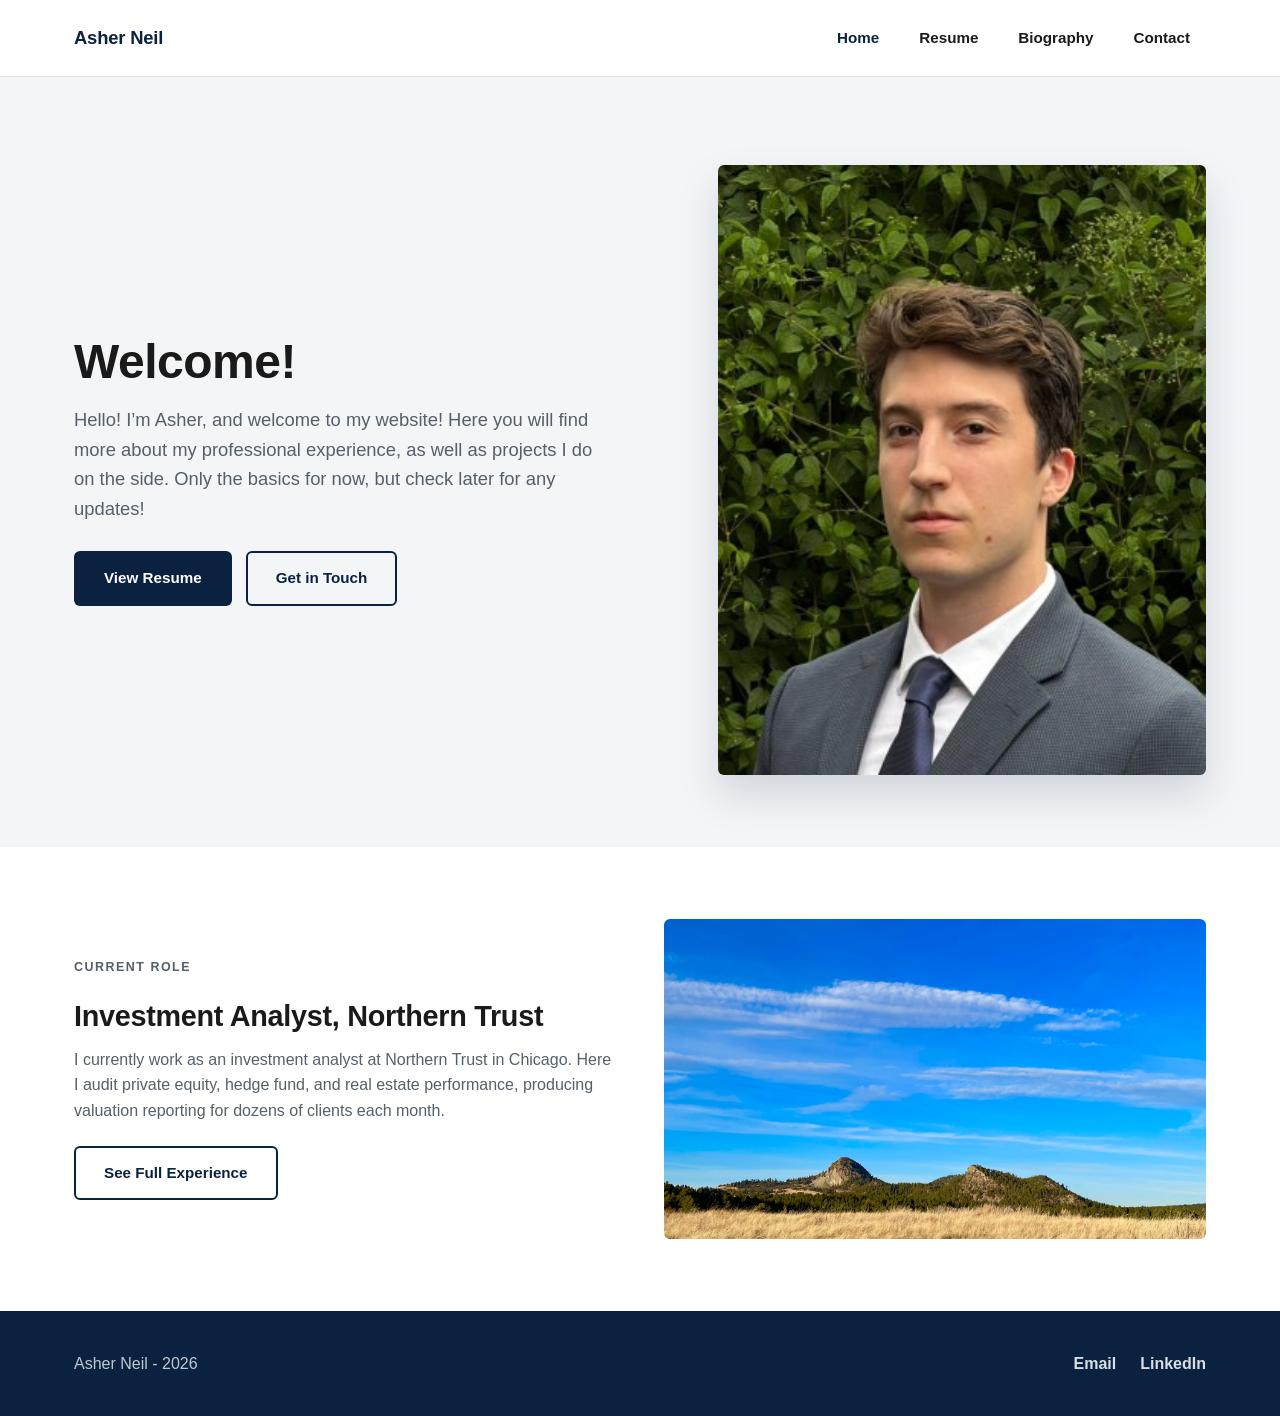
<file: index.html>
<!DOCTYPE html>
<html lang="en">
<head>
  <meta charset="UTF-8" />
  <meta name="viewport" content="width=device-width, initial-scale=1.0" />
  <title>Asher Neil</title>
  <link rel="stylesheet" href="css/style.css" />
</head>
<body>
  <header class="site-header">
    <nav class="container nav">
      <a href="index.html" class="nav__brand">Asher Neil</a>
      <button class="nav__toggle" aria-label="Toggle navigation">
        <span></span><span></span><span></span>
      </button>
      <div class="nav__links">
        <a href="index.html">Home</a>
        <a href="resume.html">Resume</a>
        <a href="biography.html">Biography</a>
        <a href="contact.html">Contact</a>
      </div>
    </nav>
  </header>

  <section class="hero">
    <div class="container hero--split">
      <div>
        <p class="eyebrow">   </p>
        <h1 class="hero__title">Welcome!</h1>
        <p class="hero__subtitle">
          Hello! I&rsquo;m Asher, and welcome to my website! Here you will
          find more about my professional experience, as well as projects I
          do on the side. Only the basics for now, but check later for any
          updates!
        </p>
        <div class="hero__actions">
          <a href="resume.html" class="btn btn--primary">View Resume</a>
          <a href="contact.html" class="btn btn--outline">Get in Touch</a>
        </div>
      </div>
      <img
        src="Images/Headshot.jfif"
        alt="Portrait of Asher Neil"
        class="hero__portrait"
      />
    </div>
  </section>

  <section class="section">
    <div class="container feature">
      <div>
        <p class="eyebrow">Current Role</p>
        <h2>Investment Analyst, Northern Trust</h2>
        <p>
          I currently work as an investment analyst at Northern Trust 
          in Chicago. Here I audit private equity, hedge fund, and 
          real estate performance, producing valuation reporting for 
          dozens of clients each month.
        </p>
        <a href="resume.html" class="btn btn--outline">See Full Experience</a>
      </div>
      <img
        src="Images/IMG_4263.jpeg"
        alt="Wyoming grassland and mountains"
        class="feature__image"
      />
    </div>
  </section>

  <footer class="site-footer">
    <div class="container">
      <span>Asher Neil - 2026</span>
      <div class="footer-links">
        <a href="mailto:ashern859@gmail.com">Email</a>
        <a href="https://www.linkedin.com/in/asherneil/" target="_blank" rel="noopener">LinkedIn</a>
      </div>
    </div>
  </footer>

  <script src="js/main.js"></script>
</body>
</html>
</file>
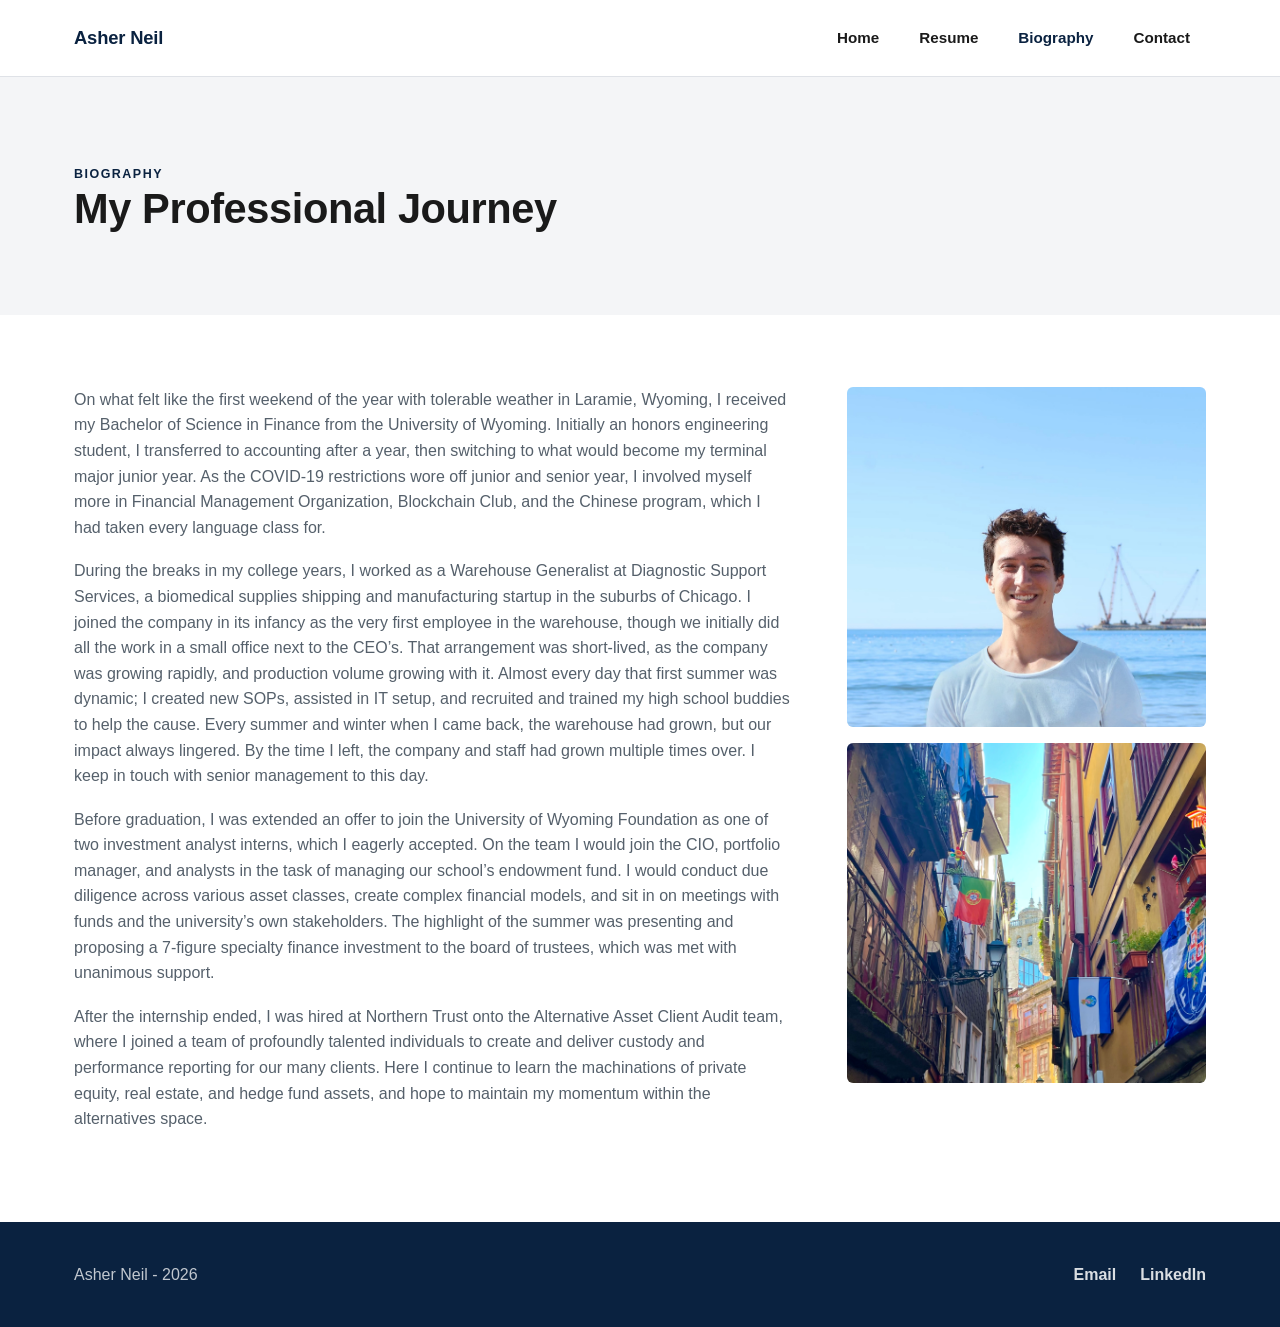
<file: biography.html>
<!DOCTYPE html>
<html lang="en">
<head>
  <meta charset="UTF-8" />
  <meta name="viewport" content="width=device-width, initial-scale=1.0" />
  <title>Biography | Asher Neil</title>
  <link rel="stylesheet" href="css/style.css" />
</head>
<body>
  <header class="site-header">
    <nav class="container nav">
      <a href="index.html" class="nav__brand">Asher Neil</a>
      <button class="nav__toggle" aria-label="Toggle navigation">
        <span></span><span></span><span></span>
      </button>
      <div class="nav__links">
        <a href="index.html">Home</a>
        <a href="resume.html">Resume</a>
        <a href="biography.html">Biography</a>
        <a href="contact.html">Contact</a>
      </div>
    </nav>
  </header>

  <section class="hero hero--simple">
    <div class="container">
      <p class="eyebrow">Biography</p>
      <h1 class="hero__title">My Professional Journey</h1>
    </div>
  </section>

  <section class="section">
    <div class="container two-col">
      <div>
        <div class="bio-text">
          <p>
            On what felt like the first weekend of the year with tolerable
            weather in Laramie, Wyoming, I received my Bachelor of Science in
            Finance from the University of Wyoming. Initially an honors
            engineering student, I transferred to accounting after a year,
            then switching to what would become my terminal major junior
            year. As the COVID-19 restrictions wore off junior and senior
            year, I involved myself more in Financial Management
            Organization, Blockchain Club, and the Chinese program, which I
            had taken every language class for.
          </p>
          <p>
            During the breaks in my college years, I worked as a Warehouse
            Generalist at Diagnostic Support Services, a biomedical supplies
            shipping and manufacturing startup in the suburbs of Chicago. I
            joined the company in its infancy as the very first employee in
            the warehouse, though we initially did all the work in a small
            office next to the CEO&rsquo;s. That arrangement was short-lived,
            as the company was growing rapidly, and production volume
            growing with it. Almost every day that first summer was dynamic;
            I created new SOPs, assisted in IT setup, and recruited and
            trained my high school buddies to help the cause. Every summer
            and winter when I came back, the warehouse had grown, but our
            impact always lingered. By the time I left, the company and
            staff had grown multiple times over. I keep in touch with senior
            management to this day.
          </p>
          <p>
            Before graduation, I was extended an offer to join the
            University of Wyoming Foundation as one of two investment
            analyst interns, which I eagerly accepted. On the team I would
            join the CIO, portfolio manager, and analysts in the task of
            managing our school&rsquo;s endowment fund. I would conduct due
            diligence across various asset classes, create complex financial
            models, and sit in on meetings with funds and the
            university&rsquo;s own stakeholders. The highlight of the summer
            was presenting and proposing a 7-figure specialty finance
            investment to the board of trustees, which was met with
            unanimous support.
          </p>
          <p>
            After the internship ended, I was hired at Northern Trust onto
            the Alternative Asset Client Audit team, where I joined a team
            of profoundly talented individuals to create and deliver
            custody and performance reporting for our many clients. Here I
            continue to learn the machinations of private equity, real
            estate, and hedge fund assets, and hope to maintain my momentum
            within the alternatives space.
          </p>
        </div>
      </div>

      <div>
        <img
          src="Images/asherblankshirt.jpg"
          alt="Portrait of Asher Neil"
          class="bio-photo"
        />
        <img
          src="Images/IMG_6247.jpeg"
          alt="Placeholder travel photo"
          class="bio-photo"
          style="margin-bottom: 0;"
        />
      </div>
    </div>
  </section>

  <footer class="site-footer">
    <div class="container">
      <span>Asher Neil - 2026</span>
      <div class="footer-links">
        <a href="mailto:ashern859@gmail.com">Email</a>
        <a href="https://www.linkedin.com/in/asherneil/" target="_blank" rel="noopener">LinkedIn</a>
      </div>
    </div>
  </footer>

  <script src="js/main.js"></script>
</body>
</html>
</file>
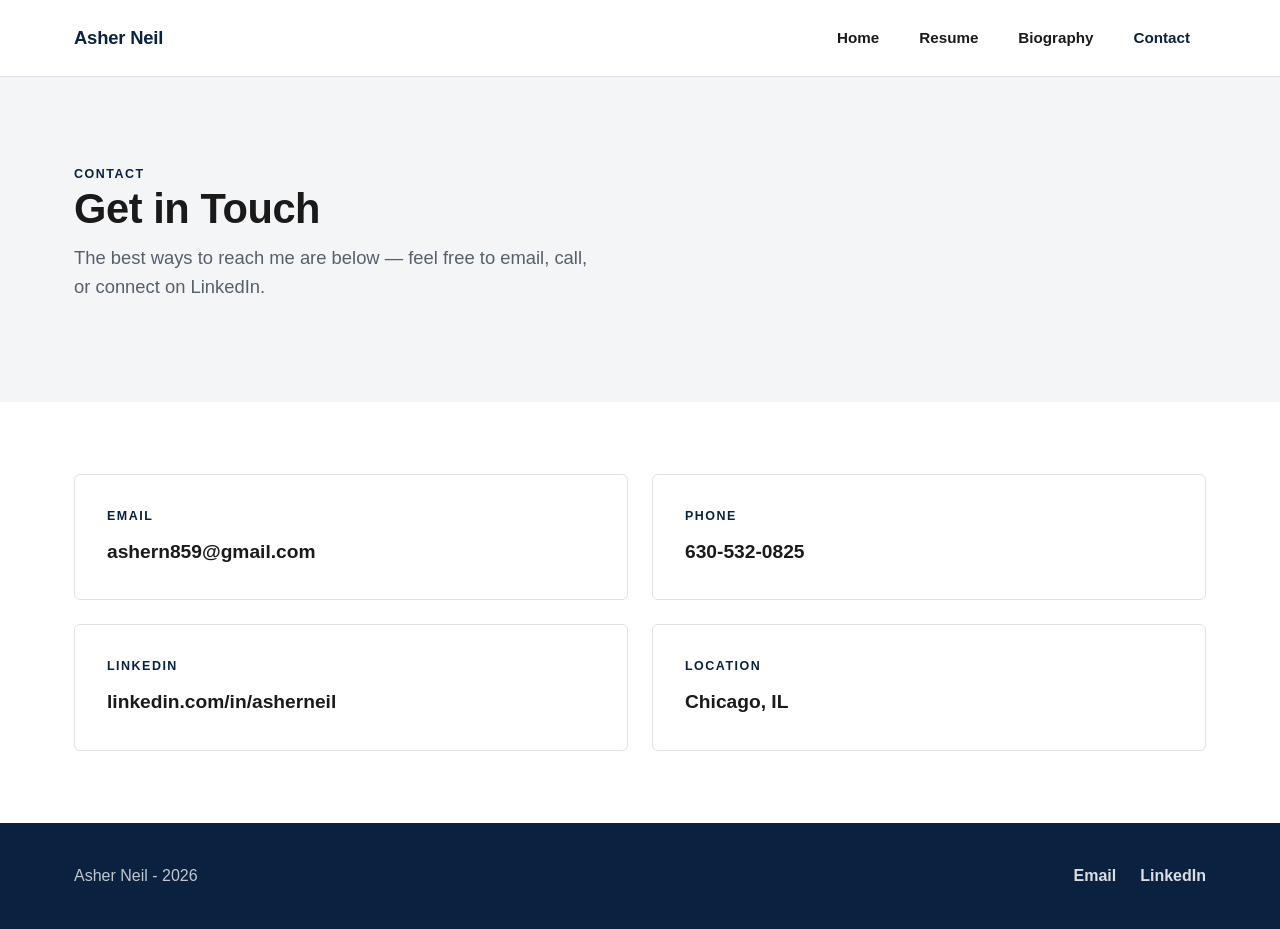
<file: contact.html>
<!DOCTYPE html>
<html lang="en">
<head>
  <meta charset="UTF-8" />
  <meta name="viewport" content="width=device-width, initial-scale=1.0" />
  <title>Contact | Asher Neil</title>
  <link rel="stylesheet" href="css/style.css" />
</head>
<body>
  <header class="site-header">
    <nav class="container nav">
      <a href="index.html" class="nav__brand">Asher Neil</a>
      <button class="nav__toggle" aria-label="Toggle navigation">
        <span></span><span></span><span></span>
      </button>
      <div class="nav__links">
        <a href="index.html">Home</a>
        <a href="resume.html">Resume</a>
        <a href="biography.html">Biography</a>
        <a href="contact.html">Contact</a>
      </div>
    </nav>
  </header>

  <section class="hero hero--simple">
    <div class="container">
      <p class="eyebrow">Contact</p>
      <h1 class="hero__title">Get in Touch</h1>
      <p class="hero__subtitle">
        The best ways to reach me are below &mdash; feel free to email, call,
        or connect on LinkedIn.
      </p>
    </div>
  </section>

  <section class="section">
    <div class="container contact-grid">
      <a href="mailto:ashern859@gmail.com" class="contact-card">
        <span class="eyebrow">Email</span>
        <span class="contact-card__value">ashern859@gmail.com</span>
      </a>
      <a href="tel:6305320825" class="contact-card">
        <span class="eyebrow">Phone</span>
        <span class="contact-card__value">630-532-0825</span>
      </a>
      <a
        href="https://www.linkedin.com/in/asherneil/"
        target="_blank"
        rel="noopener"
        class="contact-card"
      >
        <span class="eyebrow">LinkedIn</span>
        <span class="contact-card__value">linkedin.com/in/asherneil</span>
      </a>
      <div class="contact-card">
        <span class="eyebrow">Location</span>
        <span class="contact-card__value">Chicago, IL</span>
      </div>
    </div>
  </section>

  <footer class="site-footer">
    <div class="container">
      <span>Asher Neil - 2026</span>
      <div class="footer-links">
        <a href="mailto:ashern859@gmail.com">Email</a>
        <a href="https://www.linkedin.com/in/asherneil/" target="_blank" rel="noopener">LinkedIn</a>
      </div>
    </div>
  </footer>

  <script src="js/main.js"></script>
</body>
</html>
</file>
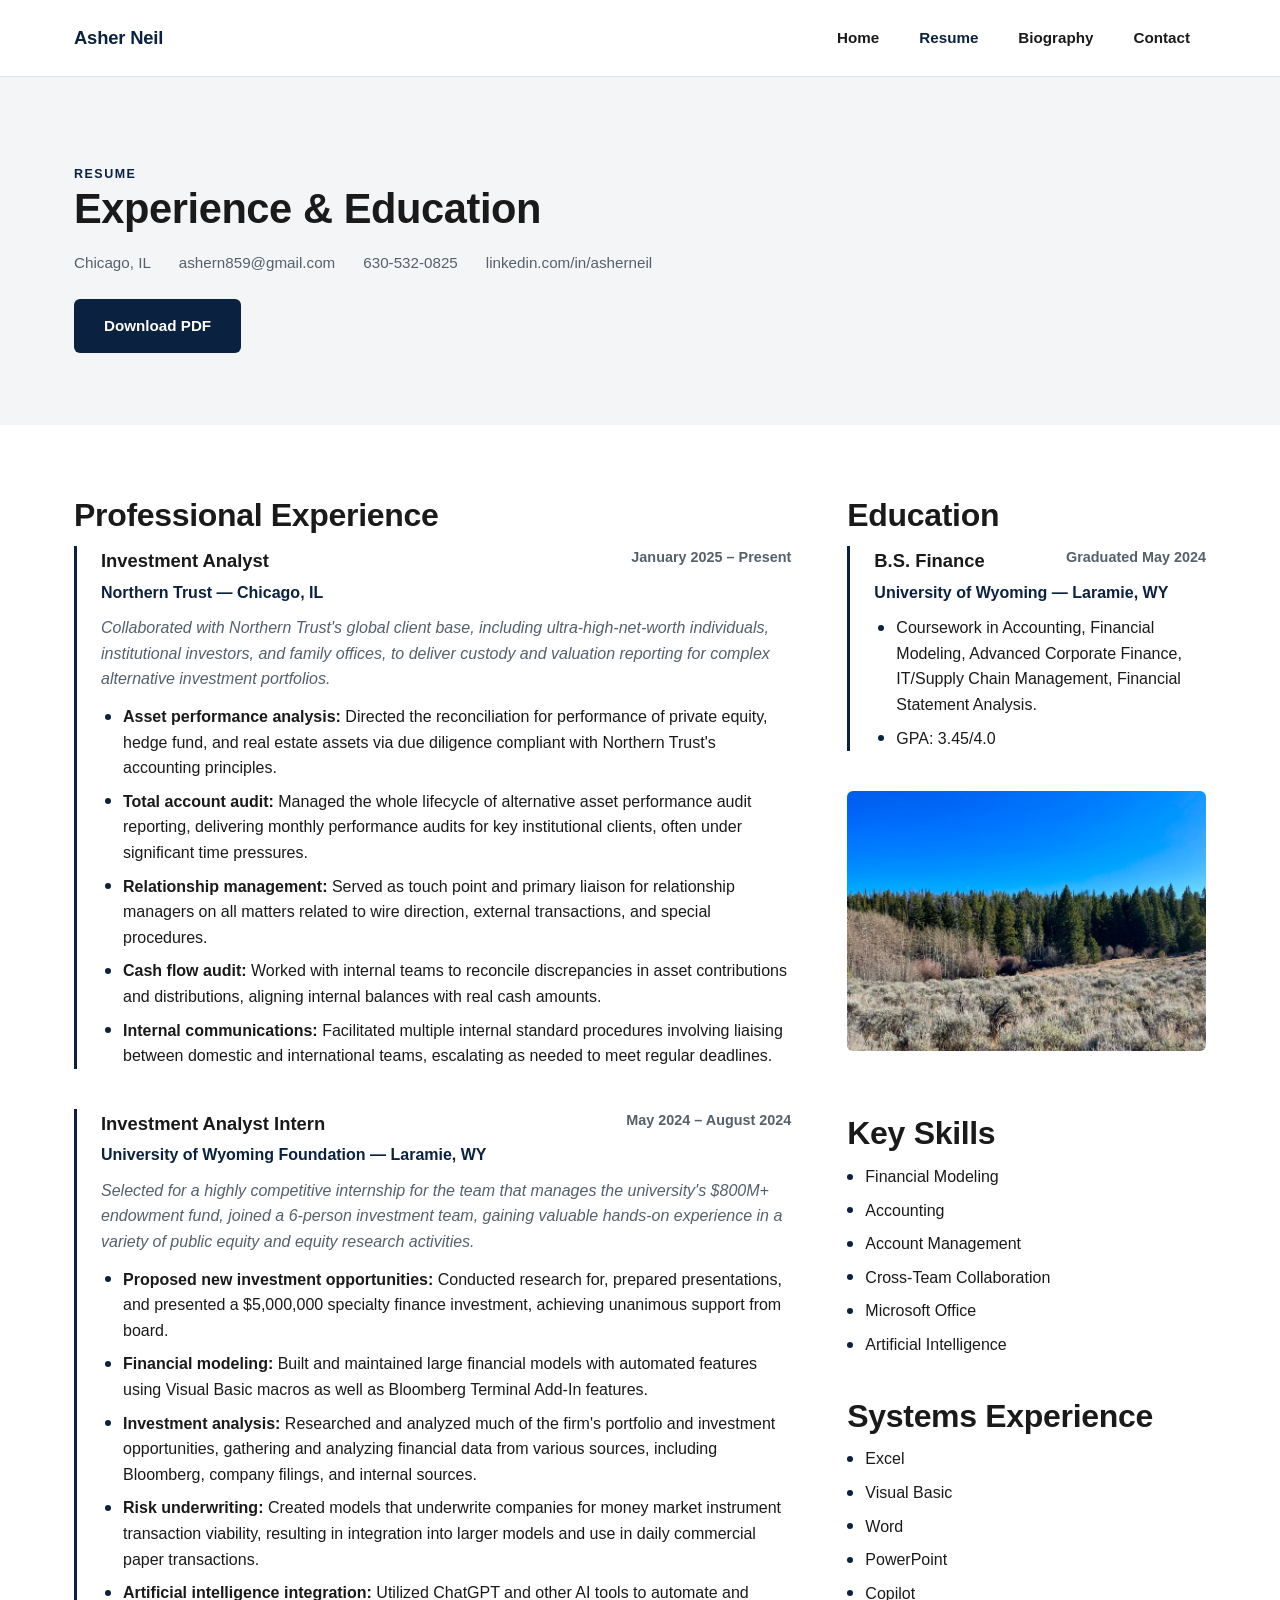
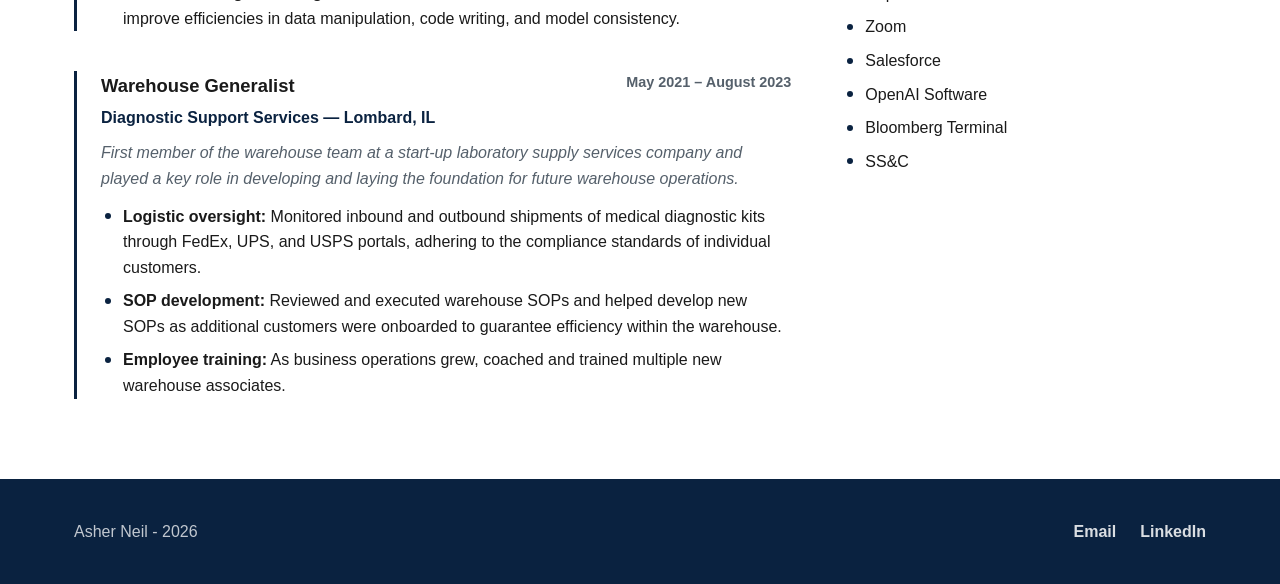
<file: resume.html>
<!DOCTYPE html>
<html lang="en">
<head>
  <meta charset="UTF-8" />
  <meta name="viewport" content="width=device-width, initial-scale=1.0" />
  <title>Resume | Asher Neil</title>
  <link rel="stylesheet" href="css/style.css" />
</head>
<body>
  <header class="site-header">
    <nav class="container nav">
      <a href="index.html" class="nav__brand">Asher Neil</a>
      <button class="nav__toggle" aria-label="Toggle navigation">
        <span></span><span></span><span></span>
      </button>
      <div class="nav__links">
        <a href="index.html">Home</a>
        <a href="resume.html">Resume</a>
        <a href="biography.html">Biography</a>
        <a href="contact.html">Contact</a>
      </div>
    </nav>
  </header>

  <section class="hero hero--simple">
    <div class="container">
      <p class="eyebrow">Resume</p>
      <h1 class="hero__title">Experience &amp; Education</h1>
      <div class="resume-contact">
        <span>Chicago, IL</span>
        <a href="mailto:ashern859@gmail.com">ashern859@gmail.com</a>
        <a href="tel:6305320825">630-532-0825</a>
        <a href="https://www.linkedin.com/in/asherneil/" target="_blank" rel="noopener">linkedin.com/in/asherneil</a>
      </div>
      <div class="hero__actions" style="margin-top: 24px;">
        <a href="files/Asher Neil Resume 2026.pdf" class="btn btn--primary" download>Download PDF</a>
      </div>
    </div>
  </section>

  <section class="section">
    <div class="container two-col">
      <div>
        <h2 class="section-heading">Professional Experience</h2>

        <div class="entry">
          <div class="entry__head">
            <span class="entry__role">Investment Analyst</span>
            <span class="entry__dates">January 2025 – Present</span>
          </div>
          <div class="entry__org">Northern Trust — Chicago, IL</div>
          <p class="entry__summary">
            Collaborated with Northern Trust's global client base, including
            ultra-high-net-worth individuals, institutional investors, and
            family offices, to deliver custody and valuation reporting for
            complex alternative investment portfolios.
          </p>
          <ul>
            <li><strong>Asset performance analysis:</strong> Directed the reconciliation for performance of private equity, hedge fund, and real estate assets via due diligence compliant with Northern Trust's accounting principles.</li>
            <li><strong>Total account audit:</strong> Managed the whole lifecycle of alternative asset performance audit reporting, delivering monthly performance audits for key institutional clients, often under significant time pressures.</li>
            <li><strong>Relationship management:</strong> Served as touch point and primary liaison for relationship managers on all matters related to wire direction, external transactions, and special procedures.</li>
            <li><strong>Cash flow audit:</strong> Worked with internal teams to reconcile discrepancies in asset contributions and distributions, aligning internal balances with real cash amounts.</li>
            <li><strong>Internal communications:</strong> Facilitated multiple internal standard procedures involving liaising between domestic and international teams, escalating as needed to meet regular deadlines.</li>
          </ul>
        </div>

        <div class="entry">
          <div class="entry__head">
            <span class="entry__role">Investment Analyst Intern</span>
            <span class="entry__dates">May 2024 – August 2024</span>
          </div>
          <div class="entry__org">University of Wyoming Foundation — Laramie, WY</div>
          <p class="entry__summary">
            Selected for a highly competitive internship for the team that
            manages the university's $800M+ endowment fund, joined a 6-person
            investment team, gaining valuable hands-on experience in a variety
            of public equity and equity research activities.
          </p>
          <ul>
            <li><strong>Proposed new investment opportunities:</strong> Conducted research for, prepared presentations, and presented a $5,000,000 specialty finance investment, achieving unanimous support from board.</li>
            <li><strong>Financial modeling:</strong> Built and maintained large financial models with automated features using Visual Basic macros as well as Bloomberg Terminal Add-In features.</li>
            <li><strong>Investment analysis:</strong> Researched and analyzed much of the firm's portfolio and investment opportunities, gathering and analyzing financial data from various sources, including Bloomberg, company filings, and internal sources.</li>
            <li><strong>Risk underwriting:</strong> Created models that underwrite companies for money market instrument transaction viability, resulting in integration into larger models and use in daily commercial paper transactions.</li>
            <li><strong>Artificial intelligence integration:</strong> Utilized ChatGPT and other AI tools to automate and improve efficiencies in data manipulation, code writing, and model consistency.</li>
          </ul>
        </div>

        <div class="entry">
          <div class="entry__head">
            <span class="entry__role">Warehouse Generalist</span>
            <span class="entry__dates">May 2021 – August 2023</span>
          </div>
          <div class="entry__org">Diagnostic Support Services — Lombard, IL</div>
          <p class="entry__summary">
            First member of the warehouse team at a start-up laboratory supply
            services company and played a key role in developing and laying
            the foundation for future warehouse operations.
          </p>
          <ul>
            <li><strong>Logistic oversight:</strong> Monitored inbound and outbound shipments of medical diagnostic kits through FedEx, UPS, and USPS portals, adhering to the compliance standards of individual customers.</li>
            <li><strong>SOP development:</strong> Reviewed and executed warehouse SOPs and helped develop new SOPs as additional customers were onboarded to guarantee efficiency within the warehouse.</li>
            <li><strong>Employee training:</strong> As business operations grew, coached and trained multiple new warehouse associates.</li>
          </ul>
        </div>
      </div>

      <div>
        <h2 class="section-heading">Education</h2>
        <div class="entry" style="margin-bottom: 40px;">
          <div class="entry__head">
            <span class="entry__role">B.S. Finance</span>
            <span class="entry__dates">Graduated May 2024</span>
          </div>
          <div class="entry__org">University of Wyoming — Laramie, WY</div>
          <ul>
            <li>Coursework in Accounting, Financial Modeling, Advanced Corporate Finance, IT/Supply Chain Management, Financial Statement Analysis.</li>
            <li>GPA: 3.45/4.0</li>
          </ul>
        </div>

        <img
          src="Images/cathedral.jpeg"
          alt="Wyoming landscape near Laramie"
          class="divider-image"
        />

        <h2 class="section-heading">Key Skills</h2>
        <ul class="skill-list" style="margin-bottom: 40px;">
          <li>Financial Modeling</li>
          <li>Accounting</li>
          <li>Account Management</li>
          <li>Cross-Team Collaboration</li>
          <li>Microsoft Office</li>
          <li>Artificial Intelligence</li>
        </ul>

        <h2 class="section-heading">Systems Experience</h2>
        <ul class="skill-list">
          <li>Excel</li>
          <li>Visual Basic</li>
          <li>Word</li>
          <li>PowerPoint</li>
          <li>Copilot</li>
          <li>Zoom</li>
          <li>Salesforce</li>
          <li>OpenAI Software</li>
          <li>Bloomberg Terminal</li>
          <li>SS&amp;C</li>
        </ul>
      </div>
    </div>
  </section>

  <footer class="site-footer">
    <div class="container">
      <span>Asher Neil - 2026</span>
      <div class="footer-links">
        <a href="mailto:ashern859@gmail.com">Email</a>
        <a href="https://www.linkedin.com/in/asherneil/" target="_blank" rel="noopener">LinkedIn</a>
      </div>
    </div>
  </footer>

  <script src="js/main.js"></script>
</body>
</html>
</file>
<file: css/style.css>
/* ===== Base ===== */
:root {
  --navy: #0a2240;
  --navy-dark: #071831;
  --gray-bg: #f4f5f7;
  --gray-border: #dfe2e7;
  --text: #1a1a1a;
  --text-muted: #55606b;
  --white: #ffffff;
  --max-width: 1180px;
  --radius: 6px;
}

* {
  margin: 0;
  padding: 0;
  box-sizing: border-box;
}

html {
  scroll-behavior: smooth;
}

body {
  font-family: "Helvetica Neue", Arial, "Segoe UI", sans-serif;
  color: var(--text);
  background: var(--white);
  line-height: 1.6;
}

img {
  max-width: 100%;
  display: block;
}

a {
  color: inherit;
  text-decoration: none;
}

ul {
  list-style: none;
}

.container {
  max-width: var(--max-width);
  margin: 0 auto;
  padding: 0 24px;
}

h1, h2, h3 {
  font-weight: 700;
  letter-spacing: -0.01em;
  line-height: 1.15;
}

.eyebrow {
  text-transform: uppercase;
  letter-spacing: 0.12em;
  font-size: 0.78rem;
  font-weight: 700;
  color: var(--navy);
}

.section {
  padding: 72px 0;
}

.section--alt {
  background: var(--gray-bg);
}

.section-heading {
  font-size: 2rem;
  margin-bottom: 12px;
}

.section-sub {
  color: var(--text-muted);
  max-width: 640px;
  margin-bottom: 40px;
}

/* ===== Buttons ===== */
.btn {
  display: inline-block;
  padding: 13px 28px;
  border-radius: var(--radius);
  font-weight: 700;
  font-size: 0.95rem;
  border: 2px solid transparent;
  transition: background 0.15s ease, color 0.15s ease, border-color 0.15s ease;
}

.btn--primary {
  background: var(--navy);
  color: var(--white);
}

.btn--primary:hover {
  background: var(--navy-dark);
}

.btn--outline {
  background: transparent;
  color: var(--navy);
  border-color: var(--navy);
}

.btn--outline:hover {
  background: var(--navy);
  color: var(--white);
}

/* ===== Nav ===== */
.site-header {
  position: sticky;
  top: 0;
  z-index: 100;
  background: var(--white);
  border-bottom: 1px solid var(--gray-border);
  transition: box-shadow 0.2s ease;
}

.site-header.scrolled {
  box-shadow: 0 4px 16px rgba(10, 34, 64, 0.08);
}

.nav {
  display: flex;
  align-items: center;
  justify-content: space-between;
  height: 76px;
}

.nav__brand {
  font-weight: 700;
  font-size: 1.15rem;
  color: var(--navy);
  letter-spacing: -0.01em;
}

.nav__links {
  display: flex;
  gap: 8px;
}

.nav__links a {
  padding: 10px 16px;
  font-weight: 600;
  font-size: 0.95rem;
  color: var(--text);
  border-radius: var(--radius);
  transition: color 0.15s ease, background 0.15s ease;
}

.nav__links a:hover {
  color: var(--navy);
  background: var(--gray-bg);
}

.nav__links a.active {
  color: var(--navy);
}

.nav__toggle {
  display: none;
  flex-direction: column;
  gap: 5px;
  background: none;
  border: none;
  cursor: pointer;
  padding: 8px;
}

.nav__toggle span {
  width: 24px;
  height: 2px;
  background: var(--navy);
  display: block;
}

/* ===== Hero ===== */
.hero {
  padding: 88px 0 72px;
  background: var(--gray-bg);
}

.hero--split {
  display: grid;
  grid-template-columns: 1.1fr 0.9fr;
  gap: 48px;
  align-items: center;
}

.hero__title {
  font-size: 3rem;
  margin-bottom: 16px;
}

.hero__subtitle {
  font-size: 1.15rem;
  color: var(--text-muted);
  margin-bottom: 28px;
  max-width: 520px;
}

.hero__actions {
  display: flex;
  gap: 14px;
  flex-wrap: wrap;
}

.hero__portrait {
  width: 100%;
  aspect-ratio: 4 / 5;
  object-fit: cover;
  border-radius: var(--radius);
  box-shadow: 0 20px 40px rgba(10, 34, 64, 0.15);
}

.hero--simple {
  text-align: left;
}

.hero--simple .hero__title {
  font-size: 2.6rem;
  margin-bottom: 10px;
}

/* ===== Home: feature strip ===== */
.feature {
  display: grid;
  grid-template-columns: 1fr 1fr;
  gap: 48px;
  align-items: center;
}

.feature__image {
  width: 100%;
  height: 320px;
  object-fit: cover;
  border-radius: var(--radius);
}

.feature h2 {
  font-size: 1.8rem;
  margin-bottom: 14px;
}

.feature p {
  color: var(--text-muted);
  margin-bottom: 22px;
}

/* ===== Cards / grid ===== */
.cards {
  display: grid;
  grid-template-columns: repeat(3, 1fr);
  gap: 24px;
}

.card {
  background: var(--white);
  border: 1px solid var(--gray-border);
  border-radius: var(--radius);
  padding: 28px;
}

.card h3 {
  font-size: 1.1rem;
  margin-bottom: 10px;
  color: var(--navy);
}

.card p {
  color: var(--text-muted);
  font-size: 0.95rem;
}

/* ===== Resume ===== */
.resume-contact {
  display: flex;
  flex-wrap: wrap;
  gap: 8px 28px;
  color: var(--text-muted);
  font-size: 0.95rem;
  margin-top: 18px;
}

.resume-contact a:hover {
  color: var(--navy);
  text-decoration: underline;
}

.entry {
  border-left: 3px solid var(--navy);
  padding-left: 24px;
  margin-bottom: 40px;
}

.entry:last-child {
  margin-bottom: 0;
}

.entry__head {
  display: flex;
  justify-content: space-between;
  flex-wrap: wrap;
  gap: 6px;
  margin-bottom: 4px;
}

.entry__role {
  font-size: 1.15rem;
  font-weight: 700;
}

.entry__dates {
  color: var(--text-muted);
  font-size: 0.9rem;
  font-weight: 600;
  white-space: nowrap;
}

.entry__org {
  color: var(--navy);
  font-weight: 600;
  margin-bottom: 10px;
}

.entry__summary {
  font-style: italic;
  color: var(--text-muted);
  margin-bottom: 12px;
}

.entry ul {
  padding-left: 4px;
}

.entry li {
  position: relative;
  padding-left: 18px;
  margin-bottom: 8px;
}

.entry li::before {
  content: "";
  position: absolute;
  left: 0;
  top: 0.6em;
  width: 6px;
  height: 6px;
  background: var(--navy);
  border-radius: 50%;
}

.entry li strong {
  color: var(--text);
}

.skill-list li {
  position: relative;
  padding-left: 18px;
  margin-bottom: 8px;
}

.skill-list li::before {
  content: "";
  position: absolute;
  left: 0;
  top: 0.6em;
  width: 6px;
  height: 6px;
  background: var(--navy);
  border-radius: 50%;
}

.divider-image {
  width: 100%;
  height: 260px;
  object-fit: cover;
  border-radius: var(--radius);
  margin: 8px 0 64px;
}

.two-col {
  display: grid;
  grid-template-columns: 2fr 1fr;
  gap: 56px;
}

/* ===== Biography ===== */
.placeholder-note {
  background: #fff8e6;
  border: 1px solid #f0d78c;
  color: #6b5a10;
  padding: 14px 18px;
  border-radius: var(--radius);
  font-size: 0.9rem;
  margin-bottom: 28px;
}

.bio-text p {
  margin-bottom: 18px;
  color: var(--text-muted);
}

.bio-photo {
  width: 100%;
  height: 340px;
  object-fit: cover;
  border-radius: var(--radius);
  margin-bottom: 16px;
}

/* ===== Contact ===== */
.contact-grid {
  display: grid;
  grid-template-columns: repeat(2, 1fr);
  gap: 24px;
}

.contact-card {
  background: var(--white);
  border: 1px solid var(--gray-border);
  border-radius: var(--radius);
  padding: 32px;
  transition: border-color 0.15s ease, box-shadow 0.15s ease;
}

.contact-card:hover {
  border-color: var(--navy);
  box-shadow: 0 10px 24px rgba(10, 34, 64, 0.08);
}

.contact-card .eyebrow {
  display: block;
  margin-bottom: 10px;
}

.contact-card__value {
  font-size: 1.2rem;
  font-weight: 700;
}

/* ===== Footer ===== */
.site-footer {
  background: var(--navy);
  color: rgba(255, 255, 255, 0.75);
  padding: 40px 0;
}

.site-footer .container {
  display: flex;
  justify-content: space-between;
  align-items: center;
  flex-wrap: wrap;
  gap: 16px;
}

.site-footer a {
  color: rgba(255, 255, 255, 0.85);
  font-weight: 600;
}

.site-footer a:hover {
  color: var(--white);
}

.footer-links {
  display: flex;
  gap: 24px;
}

/* ===== Responsive ===== */
@media (max-width: 900px) {
  .hero--split {
    grid-template-columns: 1fr;
  }

  .hero__portrait {
    max-width: 340px;
  }

  .feature {
    grid-template-columns: 1fr;
  }

  .cards {
    grid-template-columns: 1fr 1fr;
  }

  .two-col {
    grid-template-columns: 1fr;
  }

  .contact-grid {
    grid-template-columns: 1fr;
  }
}

@media (max-width: 600px) {
  .nav__links {
    position: absolute;
    top: 76px;
    left: 0;
    right: 0;
    background: var(--white);
    border-bottom: 1px solid var(--gray-border);
    flex-direction: column;
    padding: 12px 24px 20px;
    gap: 4px;
    display: none;
  }

  .nav__links.open {
    display: flex;
  }

  .nav__toggle {
    display: flex;
  }

  .hero__title {
    font-size: 2.2rem;
  }

  .cards {
    grid-template-columns: 1fr;
  }

  .entry__head {
    flex-direction: column;
  }

  .site-footer .container {
    flex-direction: column;
    text-align: center;
  }
}
</file>
